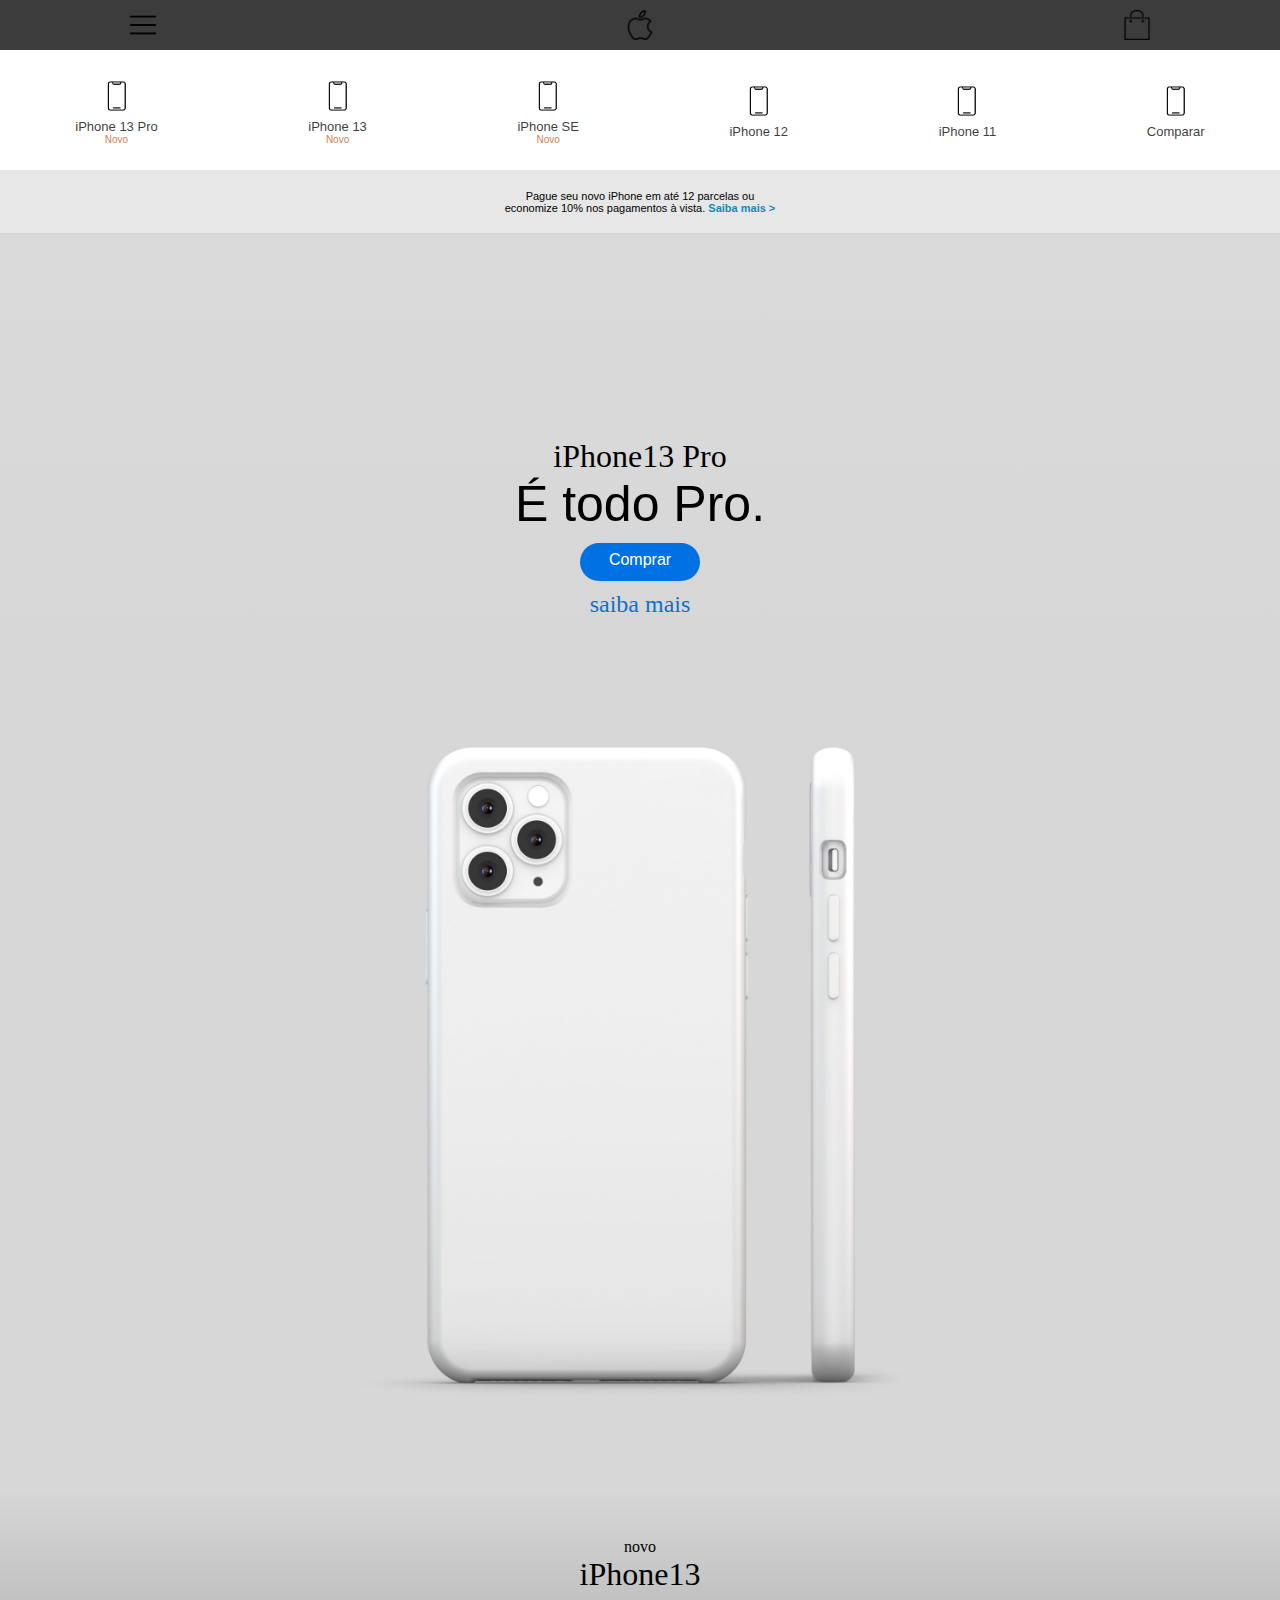
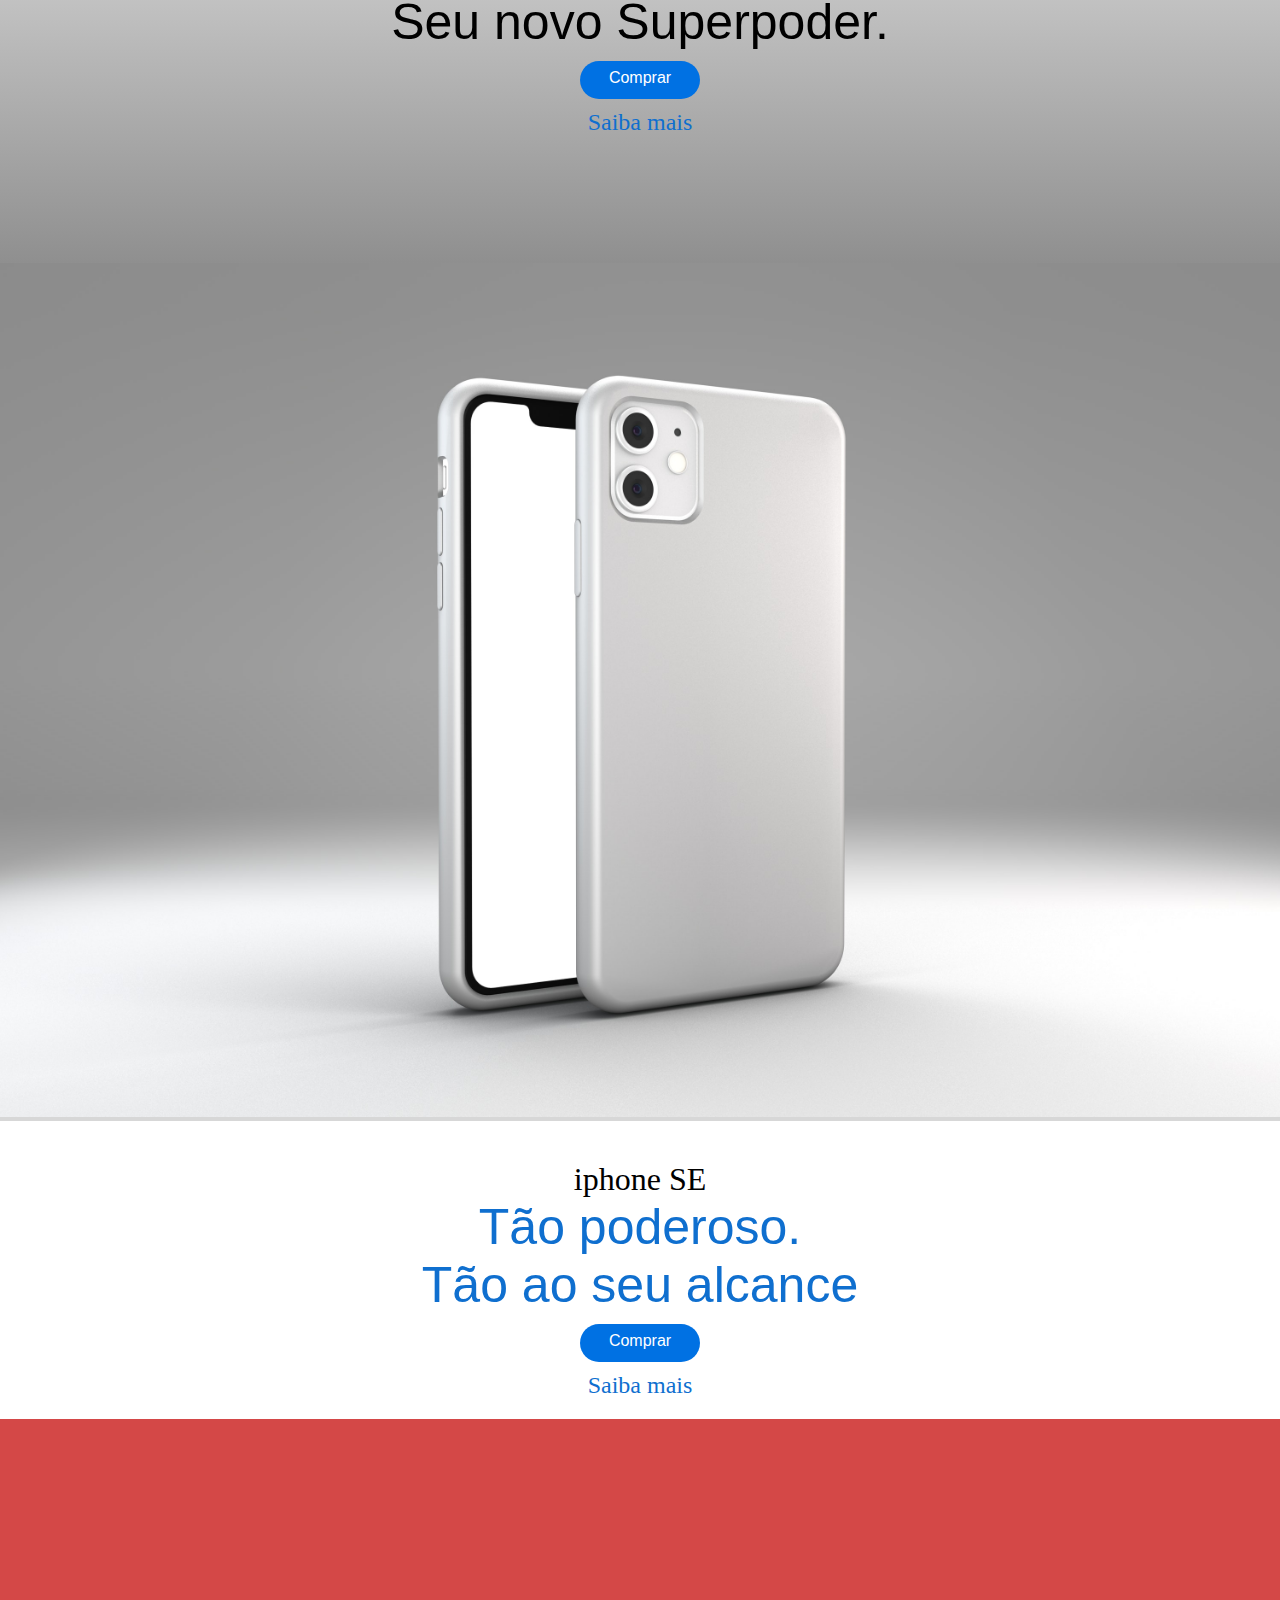
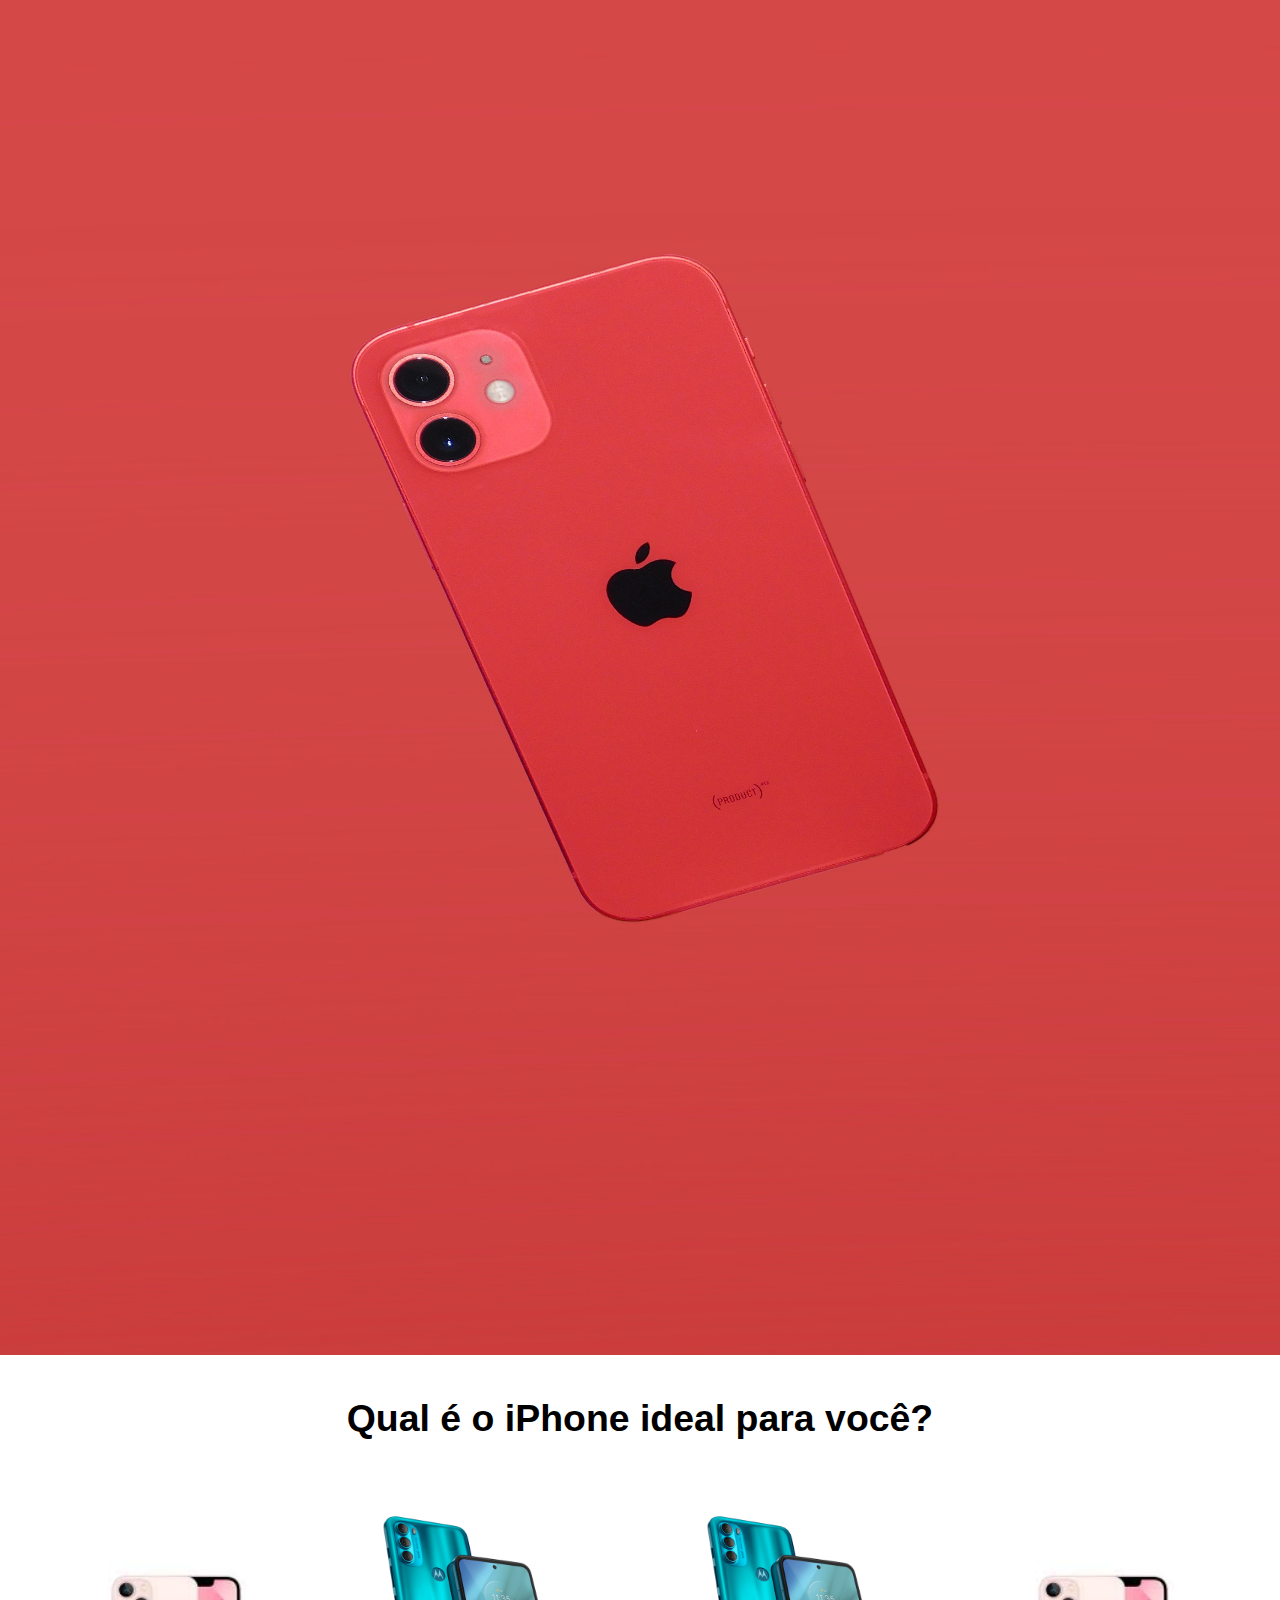
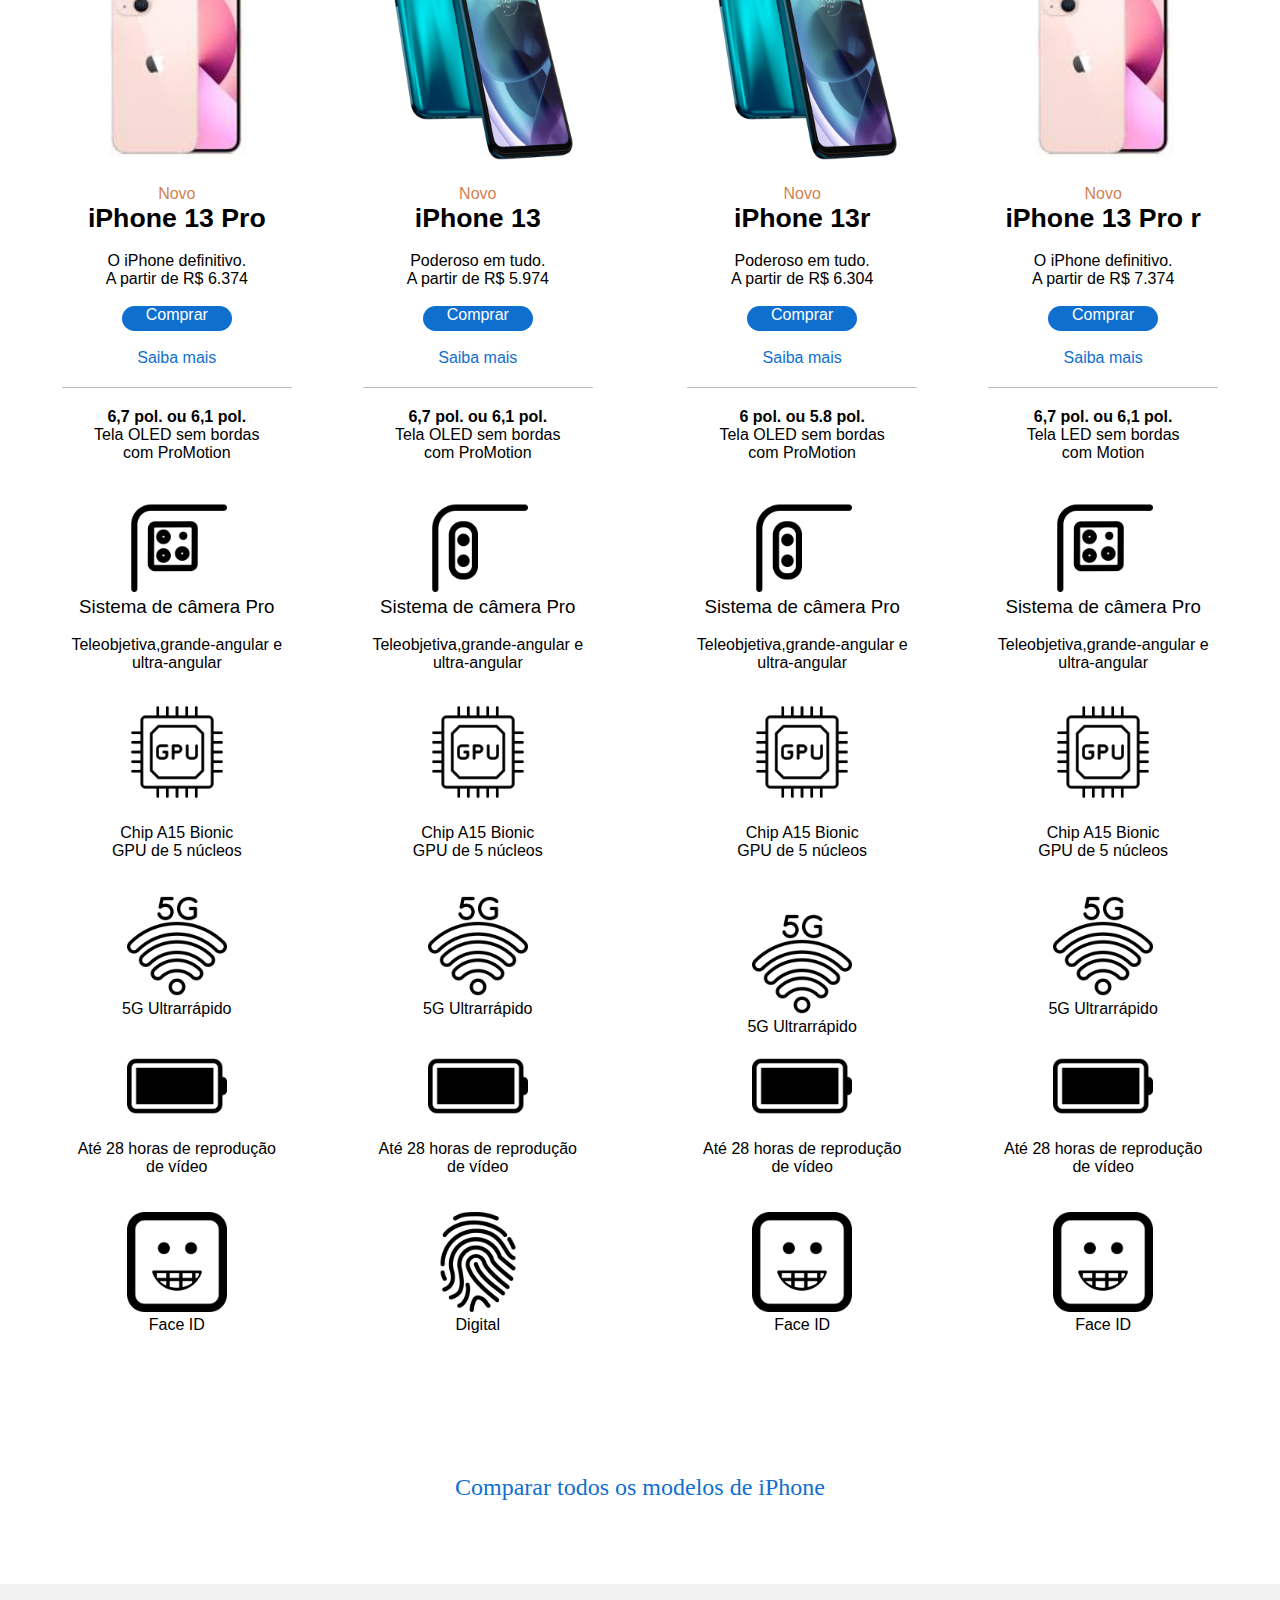
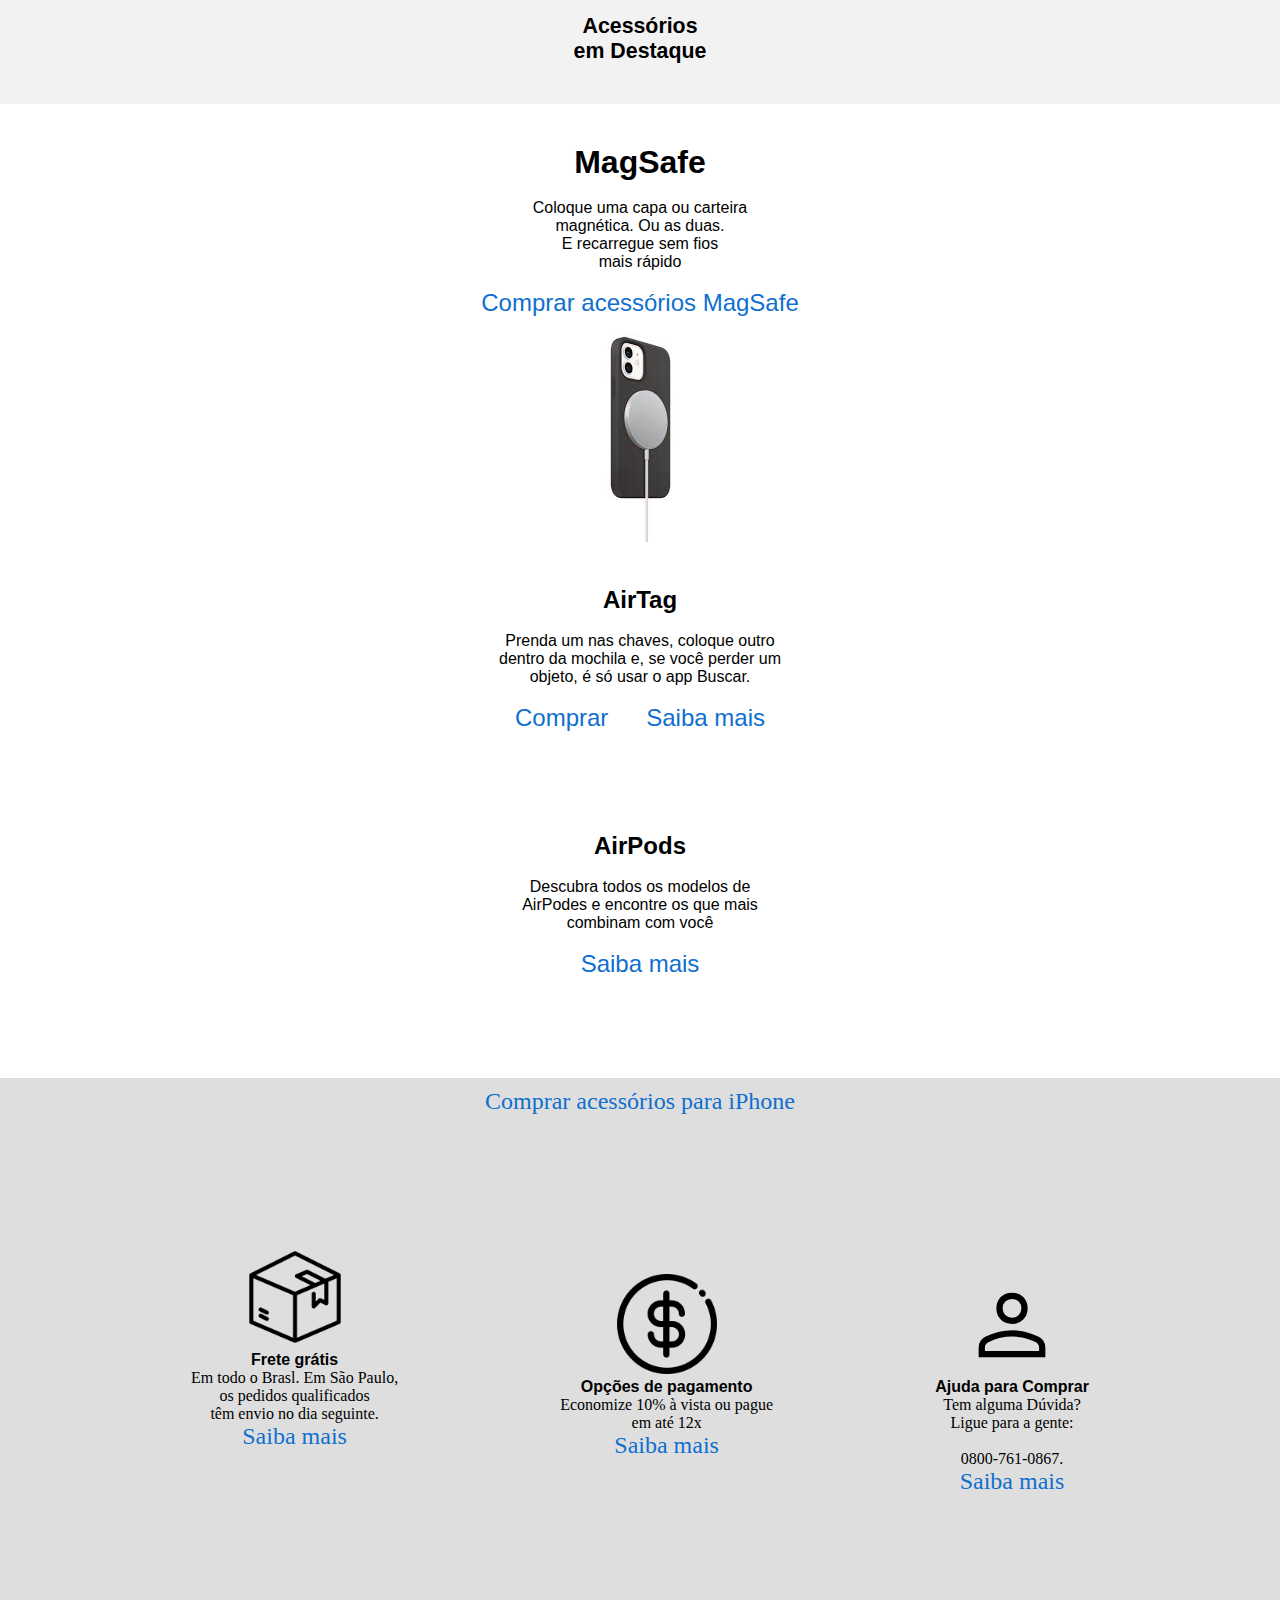
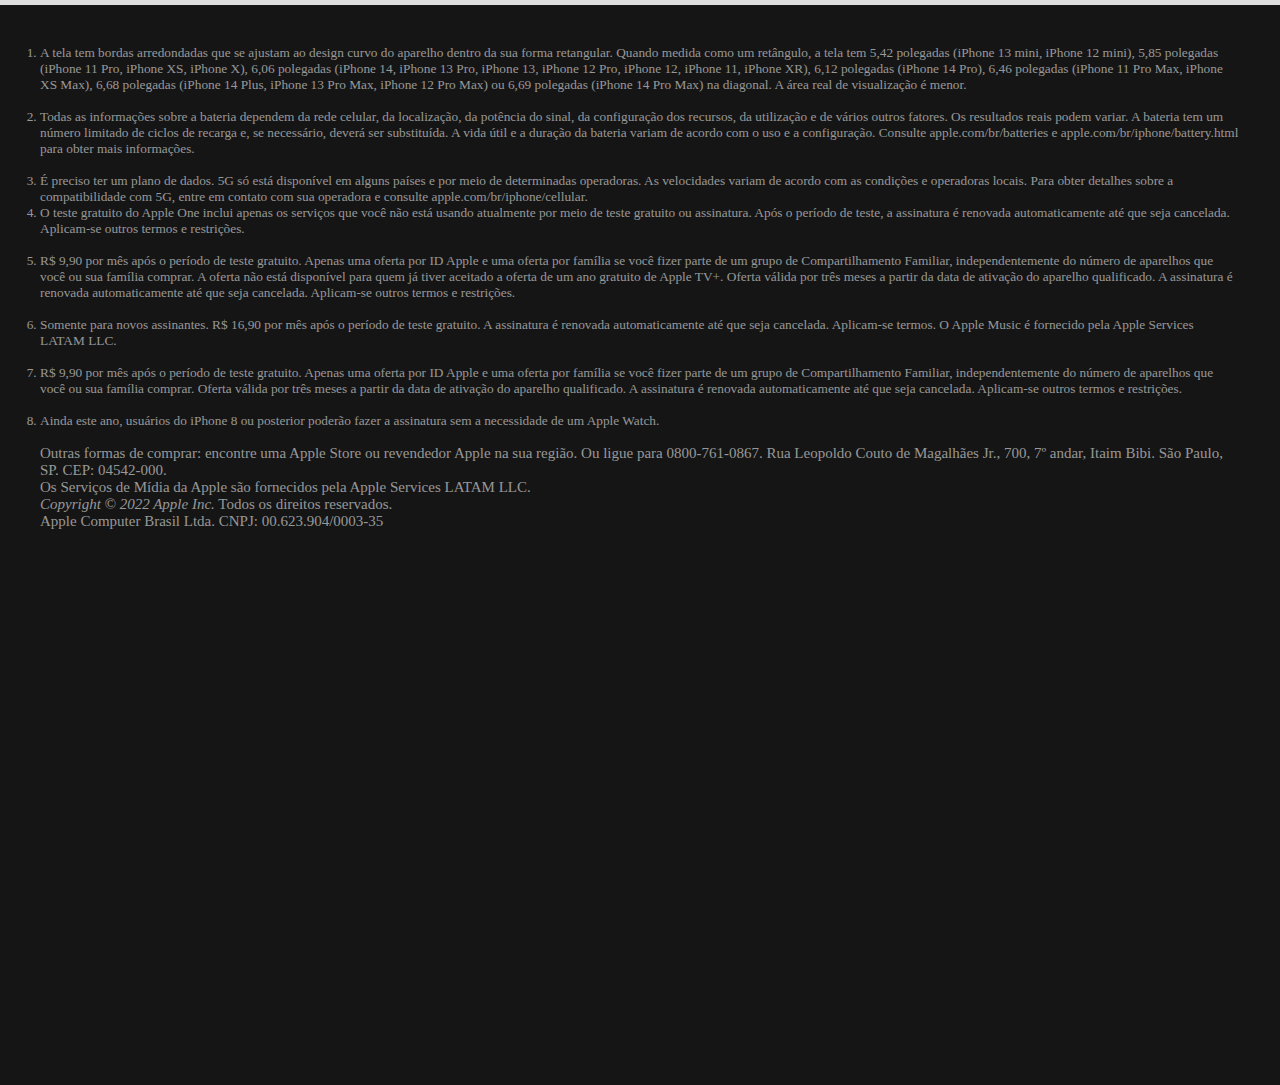
<file: index.html>
<!DOCTYPE html>
<html lang="pt-br">
<head>
    <meta charset="UTF-8">
    <meta http-equiv="X-UA-Compatible" content="IE=edge">
    <meta name="viewport" content="width=device-width, initial-scale=1.0">
    <link rel="stylesheet" href="css/style.css">
    <title>Apple-Brasil</title>
    
</head>
<body>
    <!--
        >>>>> Barra de navegação <<<<
        -->
    <div class="block1">
        <div id="barras">
            <a href=""><img src="css/barra-de-menu.png" alt="icone de barras horizontais" class="imgblock1"></a>
        </div>
        <div id="maca">
            <a href="https://www.apple.com/br/"><img src="css/logotipo-da-apple.png" alt="icone da apple" class="imgblock1"></a>
        </div>
        <div id="bolsa">
            <a href=""><img src="css/sacola-de-compras-quadrada-com-alca.png" alt="icone da uma bolsa" class="imgblock1"></a>
        </div>
    </div>
    <!--
        ------- Amostra de produtos -----
        -->
    <div class="block2">
        <div>
            <img src="css/smartphone.png" alt="icone de celular" class="imgblock2"> <br> <a href="#" class="amostra">iPhone 13 Pro</a><p class="novo">Novo</p>
        </div>
        <div>
            <img src="css/smartphone.png" alt="icone de celular" class="imgblock2"><br><a href="#" class="amostra">iPhone 13</a>
            <p class="novo">Novo</p>
        </div>
        <div>
            <img src="css/smartphone.png" alt="icone de celular" class="imgblock2"><br><a href="#" class="amostra">iPhone SE</a><p class="novo">Novo</p>
        </div>
        <div>
            <img src="css/smartphone.png" alt="icone de celular" class="imgblock2"><br><a href="#" class="amostra">iPhone 12</a>
        </div>
        <div>
            <img src="css/smartphone.png" alt="icone de celular" class="imgblock2"><br><a href="#" class="amostra">iPhone 11</a>
        </div>
        <div>
            <img src="css/smartphone.png" alt="icone de celular" class="imgblock2"><br><a href="#" class="amostra">Comparar</a>
        </div>
    </div>
    
    <div id="cell">
        <!--
             --------- Aviso do parcelamento ------
        -->
        <div id="aviso">
            <p>Pague seu novo iPhone em até 12 parcelas ou <br> economize 10% nos pagamentos à vista.
            <a href="#"><b>Saiba mais ></b></a>
            </p>
        </div>
        <!--
            ------- Endagação 0 -------
        -->
        <div id="aviso2">
            <p>iPhone13 Pro <br>
                <span>É todo Pro. <br></span>
                    <div class="linka1">
                        <a href="#" >Comprar</a>
                        <br>
                    </div>
                    <div class="linka2">
                        <a href="#" >saiba mais</a>
                    </div>
        
            </p>
        </div>

        <div id="divimg"><img src="css/pexels-mediamodifier-8066715.jpg" alt="svg de um icone " id="imgcelular"></div>
        <!--
             -------- Endagação 1 -------
        -->
        <div id="pass">
        
            <div>
                <p>novo</p>
                <p id="a">iPhone13 <br> <span>Seu novo Superpoder.</span></p>
                <div class="linka1">
                    <a href="https://www.apple.com/br/shop/buy-iphone/iphone-13-pro" >Comprar</a>
                </div>
                <div class="linka2">
                    <a href="#" >Saiba mais</a>
                </div>
            </div>
        </div>
        <div>
            <img src="css/pexels-mediamodifier-8066714.jpg" alt="icone" id="divimg">
        </div>
    </div>
    <!--
         ------- Endagação 2 ------
        -->
    <div id="pass2">
        <p>
            iphone SE <br>
            <span id="cordif">
                Tão poderoso. <br>
                Tão ao seu alcance
            </span>
            <div class="linka1">
                <a href="https://www.apple.com/br/shop/buy-iphone/iphone-13-pro">Comprar</a>
            </div>
            <div class="linka2">
                <a href="#">Saiba mais</a>
            </div>
        </p>
    </div>
    <div>
        <img src="css/pexels-luci-6791447.jpg" alt="foto de um smartphone" id="divimgred">
    </div>
        <!--
             --------- Questionamento 1 --------
        -->
    <div id="b">
        <span id="a" ><h3>Qual é o iPhone ideal para você?</h3></span>
    </div>
    <div id="b" class="produtos">
        <!--
           ----- Produto 1 ----
        -->
        <div id="pr1">
            <img src="css/download.jfif" alt="foto de celular" id="divimg2">
            <br>
            <spn id="novo">Novo </spn>
            <br>
             <h1>iPhone 13 Pro </h1>
            <br>
             O iPhone definitivo. 
            <br>
            A partir de R$ 6.374
            <br>
            <br>
            <div class="linkb1">
                <a href="https://www.apple.com/br/shop/buy-iphone/iphone-13-pro" >Comprar</a>
            </div>
            <br>
            <div class="linkb2">
                <a href="#" >Saiba mais</a>
            </div>
            <div class="barr"></div>
            <!--
                Especificações 
            -->
            <div>
                <h4>6,7 pol. ou 6,1 pol.</h4>
                <p>Tela OLED sem bordas <br> com ProMotion</p>
            </div>
            <div class="camt">
                <img src="css/camera-traseira.png" alt="icone que mostra a camera-traseira" id="divimg3">
                <br>
                
                <p><h3>Sistema de câmera Pro </h3><br> Teleobjetiva,grande-angular e <br> ultra-angular</p>
            </div>
            <div>
                <img src="css/gpu.png" alt="icone" id="divimg3">
                <br><br>
                <p>Chip A15 Bionic <br> GPU de 5 núcleos</p>
                <br>
                <br>
            </div>
            <div>
                <img src="css/wi-fi.png" alt="icone" id="divimg3">
                <p>5G Ultrarrápido</p>
            </div>
            <br>
            <div>
                <img src="css/bateria-cheia.png" alt="icone" id="divimg3">
                <p>Até 28 horas de reprodução <br> de vídeo</p>
            </div>
            <br>
            <br>

            <div>
                <img src="css/emoticon-sorrindo-rosto-quadrado.png" alt="icone" id="divimg3">
                <p>Face ID</p>
            </div>
            <br><br><br><br>
            
        </div>
        <!--
           ----- Produto 2 -----
        -->
        <div id="pr1">
            <img src="css/160786-800-auto.png" alt="foto de celular" id="divimg2">
            <br>
            <span id="novo">Novo</span>
            <br>
             <h1>iPhone 13</h1> 
            <br>
             Poderoso em tudo.
            <br>
            A partir de R$ 5.974
            <br>
            <br>
            <div class="linkb1">
                <a href="https://www.apple.com/br/shop/buy-iphone/iphone-13-pro" >Comprar</a>
            </div>
            <br>
            <div class="linkb2">
                <a href="#" >Saiba mais</a>
            </div>
            <div class="barr"></div>
            <!--
                Especificações 
            -->
            <div>
                <h4>6,7 pol. ou 6,1 pol.</h4>
                <p>Tela OLED sem bordas <br> com ProMotion</p>
            </div>
            <div class="camt">
                <img src="css/camera-traseira (2).png" alt="icone que mostra a camera-traseira" id="divimg3">
                
                <p>
                    <h3>Sistema de câmera Pro </h3>
                    <br> Teleobjetiva,grande-angular e <br> ultra-angular<p>
            </div>
            <div>
                <img src="css/gpu.png" alt="icone" id="divimg3">
                <br><br>
                <p>Chip A15 Bionic <br> GPU de 5 núcleos</p>
                <br>
                <br>
            </div>
            <div>
                <img src="css/wi-fi.png" alt="icone" id="divimg3">
                <p>5G Ultrarrápido</p>
            </div>
            <br>
            <div>
                <img src="css/bateria-cheia.png" alt="icone" id="divimg3">
                <p>Até 28 horas de reprodução <br> de vídeo</p>
            </div>
            <br>
            <br>

            <div>
                <img src="css/impressao-digital.png" alt="icone" id="divimg3">
                <p>Digital</p>
            </div>
            <br><br><br><br>
        </div>
        <!--
           ----- Produto 3 -----
        -->
        <div id="pr1">
            <img src="css/160786-800-auto.png" alt="foto de celular" id="divimg2">
            <br>
            <span id="novo">Novo</span>
            <br>
             <h1>iPhone 13r</h1> 
            <br>
             Poderoso em tudo.
            <br>
            A partir de R$ 6.304
            <br>
            <br>
            <div class="linkb1">
                <a href="https://www.apple.com/br/shop/buy-iphone/iphone-13-pro" >Comprar</a>
            </div>
            <br>
            <div class="linkb2">
                <a href="#" >Saiba mais</a>
            </div>
            <div class="barr"></div>
            <!--
                Especificações 
            -->
            <div>
                <h4>6 pol. ou 5.8 pol.</h4>
                <p>Tela OLED sem bordas <br> com ProMotion</p>
            </div>
            <div class="camt">
                <img src="css/camera-traseira (2).png" alt="icone que mostra a camera-traseira" id="divimg3">
                <br>
                <p><h3>Sistema de câmera Pro </h3><br> Teleobjetiva,grande-angular e <br> ultra-angular</p>
            </div>
            <div>
                <img src="css/gpu.png" alt="icone" id="divimg3">
                <br><br>
                <p>Chip A15 Bionic <br> GPU de 5 núcleos</p>
                <br>
                <br>
            </div>
            <br>
            <div>
                <img src="css/wi-fi.png" alt="icone" id="divimg3">
                <p>5G Ultrarrápido</p>
            </div>
            <div>
                <img src="css/bateria-cheia.png" alt="icone" id="divimg3">
                <p>Até 28 horas de reprodução <br> de vídeo</p>
            </div>
            <br>
            <br>

            <div>
                <img src="css/emoticon-sorrindo-rosto-quadrado.png" alt="icone" id="divimg3">
                <p>Face ID</p>
            </div>
            <br><br><br><br>
        </div>
        <!--
           ----- Produto 4 -----
        -->
        <div id="pr1">
            <img src="css/download.jfif" alt="foto de celular" id="divimg2">
            <br>
            <spn id="novo">Novo </spn>
            <br>
             <h1>iPhone 13 Pro r </h1>
            <br>
             O iPhone definitivo. 
            <br>
            A partir de R$ 7.374
            <br>
            <br>
            <div class="linkb1">
                <a href="https://www.apple.com/br/shop/buy-iphone/iphone-13-pro" >Comprar</a>
            </div>
            <br>
            <div class="linkb2">
                <a href="#" >Saiba mais</a>
            </div>
            <div class="barr"></div>
            <!--
                Especificações 
            -->
            <div>
                <h4>6,7 pol. ou 6,1 pol.</h4>
                <p>Tela LED sem bordas <br> com Motion</p>
            </div>
            <div class="camt">
                <img src="css/camera-traseira.png" alt="icone que mostra a camera-traseira" id="divimg3">
                <br>
                <p><h3>Sistema de câmera Pro </h3><br> Teleobjetiva,grande-angular e <br> ultra-angular</p>
            </div>
            <div>
                <img src="css/gpu.png" alt="icone" id="divimg3">
                <br><br>
                <p>Chip A15 Bionic <br> GPU de 5 núcleos</p>
                <br>
                <br>
            </div>
            <div>
                <img src="css/wi-fi.png" alt="icone" id="divimg3">
                <p>5G Ultrarrápido</p>
            </div>
            <br>
            <div>
                <img src="css/bateria-cheia.png" alt="icone" id="divimg3">
                <p>Até 28 horas de reprodução <br> de vídeo</p>
            </div>
            <br>
            <br>

            <div>
                <img src="css/emoticon-sorrindo-rosto-quadrado.png" alt="emote sorrindo" id="divimg3">
                <p>Face ID</p>
                <br><br><br><br>
            </div>
        </div>
    </div>
    <div class="linka2" id="comp1">
        <a href="#">Comparar todos os modelos de iPhone</a>
    </div>
    <div>
        <div id="comp2">
            <h1>Acessórios <br> em Destaque</h1>
        </div>
        <div id="comp3">
            <h2>MagSafe</h2><br>
            <p>Coloque uma capa ou carteira<br> magnética.  Ou as duas. <br> E recarregue sem fios <br> mais rápido</p>
            <br>
            <div class="linka2">
                <a href="#">Comprar acessórios MagSafe</a>
            </div>
            <div > 
               <img src="css/121.jfif" alt="icone" id>
            </div>
        </div>
        <div id="comp4">
            <h2>AirTag</h2>
            <br>
            <p>Prenda um nas chaves, coloque outro <br> dentro da mochila e, se você perder um <br> objeto, é só usar o app Buscar.</p>
            <br>
            <div id="fl"> 
                <div class="linka2"><a href="#">Comprar</a></div>
                <div class="linka2"><a href="#">Saiba mais</a></div>
            </div>
        </div>
        <div>
            <!--imagem de acessórios airtag-->
        </div>
        <div id="comp5">
            <h2>AirPods</h2><br>
            <p>Descubra todos os modelos de <br> AirPodes e encontre os que mais <br> combinam com você</p><br>
            <div class="linka2"><a href="#">Saiba mais</a></div>
        </div>
        <div id="exp">
            <div class="linka2" id="fl2"><a href="#">Comprar acessórios para iPhone</a>
            </div>
            <div id="flex">
                <div>
                    <img src="css/caixa.png" alt="Caixa" id="divimg3">
                    <h4>Frete grátis</h4>
                    <p>Em todo o Brasl. Em São Paulo,<br> os pedidos qualificados <br> têm envio no dia seguinte.</p>
                    <div class="linka2">
                        <a href="#">Saiba mais</a>
                    </div>
                    <br>
                    <br>
                </div>
                <div>
                    <img src="css/cifrao.png" alt="icone" id="divimg3">
                    <h4>Opções de pagamento</h4>
                    <p>Economize 10% à vista ou pague <br> em até 12x</p>
                    <div class="linka2">
                        <a href="#">Saiba mais</a>
                    </div>
                </div>
                <div>
                    <br>
                    <br>
                    <!--imagem -->
                    <img src="css/person_FILL0_wght400_GRAD0_opsz48.svg" alt="icone" width="100px">
                    <h4>Ajuda para Comprar</h4>
                    <p>Tem alguma Dúvida? <br>
                    Ligue para a gente: <br> <br> 0800-761-0867. </p>
                    <div class="linka2">
                        <a href="#">Saiba mais</a>
                    </div>
                </div>
            </div>
            
        </div>
        <!--oque faz um iphone-->
        <footer>
            <p>
                <ol>
                    <li>A tela tem bordas arredondadas que se ajustam ao design curvo do aparelho dentro da sua forma retangular. Quando medida como um retângulo, a tela tem 5,42 polegadas (iPhone 13 mini, iPhone 12 mini), 5,85 polegadas (iPhone 11 Pro, iPhone XS, iPhone X), 6,06 polegadas (iPhone 14, iPhone 13 Pro, iPhone 13, iPhone 12 Pro, iPhone 12, iPhone 11, iPhone XR), 6,12 polegadas (iPhone 14 Pro), 6,46 polegadas (iPhone 11 Pro Max, iPhone XS Max), 6,68 polegadas (iPhone 14 Plus, iPhone 13 Pro Max, iPhone 12 Pro Max) ou 6,69 polegadas (iPhone 14 Pro Max) na diagonal. A área real de visualização é menor.</li>
                    <br>
                    <li>Todas as informações sobre a bateria dependem da rede celular, da localização, da potência do sinal, da configuração dos recursos, da utilização e de vários outros fatores. Os resultados reais podem variar. A bateria tem um número limitado de ciclos de recarga e, se necessário, deverá ser substituída. A vida útil e a duração da bateria variam de acordo com o uso e a configuração. Consulte apple.com/br/batteries e apple.com/br/iphone/battery.html para obter mais informações.</li>
                    <br>
                    <li>É preciso ter um plano de dados. 5G só está disponível em alguns países e por meio de determinadas operadoras. As velocidades variam de acordo com as condições e operadoras locais. Para obter detalhes sobre a compatibilidade com 5G, entre em contato com sua operadora e consulte apple.com/br/iphone/cellular.</li>
                    <li>O teste gratuito do Apple One inclui apenas os serviços que você não está usando atualmente por meio de teste gratuito ou assinatura. Após o período de teste, a assinatura é renovada automaticamente até que seja cancelada. Aplicam-se outros termos e restrições.</li>
                    <br>
                    <li>R$ 9,90 por mês após o período de teste gratuito. Apenas uma oferta por ID Apple e uma oferta por família se você fizer parte de um grupo de Compartilhamento Familiar, independentemente do número de aparelhos que você ou sua família comprar. A oferta não está disponível para quem já tiver aceitado a oferta de um ano gratuito de Apple TV+. Oferta válida por três meses a partir da data de ativação do aparelho qualificado. A assinatura é renovada automaticamente até que seja cancelada. Aplicam-se outros termos e restrições.</li>
                    <br>
                    <li>Somente para novos assinantes. R$ 16,90 por mês após o período de teste gratuito. A assinatura é renovada automaticamente até que seja cancelada. Aplicam-se termos. O Apple Music é fornecido pela Apple Services LATAM LLC.</li> 
                    <br>
                    <li>R$ 9,90 por mês após o período de teste gratuito. Apenas uma oferta por ID Apple e uma oferta por família se você fizer parte de um grupo de Compartilhamento Familiar, independentemente do número de aparelhos que você ou sua família comprar. Oferta válida por três meses a partir da data de ativação do aparelho qualificado. A assinatura é renovada automaticamente até que seja cancelada. Aplicam-se outros termos e restrições.</li>
                    <br>
                    <li>Ainda este ano, usuários do iPhone 8 ou posterior poderão fazer a assinatura sem a necessidade de um Apple Watch.</li>
                    <br>
                </ol>
            </p>
            <p id="fim">Outras formas de comprar: encontre uma Apple Store ou revendedor Apple na sua região. Ou ligue para 0800-761-0867. Rua Leopoldo Couto de Magalhães Jr., 700, 7º andar, Itaim Bibi. São Paulo, SP. CEP: 04542-000. <br>

                Os Serviços de Mídia da Apple são fornecidos pela Apple Services LATAM LLC. <br>
                
                <b></b>
                <i>Copyright © 2022 Apple Inc.</i> Todos os direitos reservados. <br> Apple Computer Brasil Ltda. CNPJ: 00.623.904/0003-35</p>
        </footer>
    </div>
</body>
</html>
</file>
<file: css/style.css>
@charset  "UTF-8";
*{
    padding: 0px;
    margin: 0px;
}
/* parte preta do site(top-side) */
.block1{
    
    padding-left: 10vw;
    padding-right: 10vw;
    height: 50px;
    display: flex;
    background-color: rgba(41, 41, 41, 0.911);
    justify-content: space-between;
    flex-direction: row;
}
/* icones da (top-side) */
#barras{
    margin-top: 10px;
    padding: auto;
}
#maca{
    margin-top: 10px;
}
#bolsa{
    margin-top: 10px;  
}
/*Amostra dos celulares*/
.block2{
    font-family: 'Lucida Sans', 'Lucida Sans Regular', 'Lucida Grande', 'Lucida Sans Unicode', Geneva, Verdana, sans-serif;
    font-size: 13px;
    text-align: center;
    display: flex;
    justify-content: space-around;
    align-items: center;
    background-color: rgb(255, 255, 255);
    height: 120px;
    

}
/* imagens dos celulares da amostra*/
.imgblock1{
    display: inline;
    height: 30px;

}
.imgblock2{
    align-items: center;
    margin: 0px;
    display: inline;
    height: 40px;
    

}
.amostra{
    text-decoration: none;
    color:rgba(41, 41, 41, 0.911);
}
.amostra:hover{
    color: rgb(101, 101, 255);
}
.novo{
    font-size: 10px;
    color: #d3814f;
}
/*aviso entre mostra e o produto 1*/
/**/
#aviso{
    font-family: 'Lucida Sans', 'Lucida Sans Regular', 'Lucida Grande', 'Lucida Sans Unicode', Geneva, Verdana, sans-serif;
    font-size: 11px;
    display: flex;
    align-items: center;
    align-content: space-around;
    justify-content: center;
    text-align: center;
    background-color: #e7e7e7;
    height: 7vh;
}
/*estilização dos links do aviso*/
#aviso>p>a{
    color: rgb(15, 140, 179);
    text-decoration: none;
}
#aviso2{
    margin-bottom: -3px;
    padding-top:200px; 
    margin-top: 5px;
    align-items: center;
    height: 200px;
    text-align: center;
    background-image: linear-gradient(to bottom,#dcdcdc9c,#d7d7d7);
}
/*estilização do anuncio do produto*/
#aviso2>p ,#a, #pass2>p{
    font-size: xx-large;
}
p>span {
    margin-bottom: 50px;
    font-weight: 500 ;
    font-size: 50px;
    font-family: 'Segoe UI', Tahoma, Geneva, Verdana, sans-serif;
}
/*estilização do butão comprar*/
.linka1{text-decoration: none;
    padding-top: 8px;
    margin: 10px auto ;
    text-align: center;
    height: 30px;
    width: 120px;
    background-color: rgb(0,113,227);
    border-radius: 20px;
}
.linka1>a{
    font-family:'Gill Sans', 'Gill Sans MT', Calibri, 'Trebuchet MS', sans-serif;
    font-weight: 100;
    color: white;
    text-decoration: none;
}
/*estilização do saiba mais */
.linka2>a{
    margin-top: 1000px;
    font-size: 24px;
    text-decoration: none;
    color: #0f6fcf;
}
#pass>div{
    text-align: center;
}
/*estilização da imagen dos produtos*/
#divimg{  
    justify-content: space-around;
    width: 100%;
    height: 90%;
    align-items: center;
}
#divimgred{
    justify-content: space-around;
    width: 100%;
    height: 120vw;
    align-items: center;

}
#imgcelular{
    height: 80%;
    width: 100%;
}
/*passagem de um produto a outro*/
#pass{
    padding-bottom: 125px;
    padding-top: 50px;
    margin-top: -4px;
    height: 200px;
    background-image: linear-gradient( to bottom, #d7d7d7,rgb(143, 143, 143));   
    
}
#cordif{
    color: #0f6fcf;
}
#cell{
    background-color: #d7d7d7;
}
#pass2{
    padding-bottom: 20px;
    margin-top: 40px;
    text-align: center;
}
#a{
    margin: auto;
}
#b{
    display: flex;
    margin: 35px;
    padding: 3px;
    align-items: center;
    justify-content: space-around;
}
/*sub-produtos*/
#divimg2{
    height: 300px;
}
#divimg3{
    height: 100px;
}
#pr1{
    font-family: 'Segoe UI', Tahoma, Geneva, Verdana, sans-serif;
    font-weight: lighter;
    text-align: center;
}
h1{
    font-size: 20pt;
    font-weight: 600;
}
h3{
    font-weight: bolder;
    font-family: Arial, Helvetica, sans-serif;
}
h4{
    font-family: Arial, Helvetica, sans-serif;
}
.linkb1{
    margin: auto;
    background-color: #0f6fcf;
    border-radius: 25px;
    width: 110px;
    height: 25px;
    text-align: center;
    text-decoration: none;
}
.linkb1>a{
    text-decoration: none;
    color: white;
}
.linkb2{
    text-align: center;
 text-decoration: none;
}
.linkb2>a{
    font-weight: 500;
    text-decoration: none;
    color: #0f6fcf;
}
#novo{
    color: #d3814f ;
}
.barr{
    margin: 20px auto;
    background-color: rgb(190, 190, 190);
    height: 1px;
    width: 230px;
}
.produtos{
    
    flex-wrap: wrap;
}
.camt{
    margin: 30px auto;
}
#comp1{
    padding: 30px;
    height: 80px;
    text-align: center;
    
    align-items: center;
    
}
#comp2{
    font-family: Arial, Helvetica, sans-serif;
    font-weight: 300;
    padding-top: 30px;
    background-color: rgb(242,242,242);
    height: 90px;
    text-align: center;
    margin: auto;
}
#comp3{
    font-family: Arial, Helvetica, sans-serif;
    padding: 40px;
    text-align: center;
}
#comp3>h2{
    font-size: 24pt;
}
#comp3>.linka2{
    font-size: large;
}
#comp4{
    font-family: Arial, Helvetica, sans-serif;
    text-align: center;
}
#fl{
    justify-content: space-between;
    width: 250px;
    display: flex;
    margin: 0px auto;
}
#comp5{
    font-family: Arial, Helvetica, sans-serif;
    padding: 100px;
    text-align: center;
}
#fl2{
    text-align: center;
    height: 50px;
}
#flex{
    padding: 100px;
    text-align: center;
    display: flex;
    margin-bottom: 20px;
    margin:  0px auto;
    flex-wrap: wrap;
    justify-content: space-around;
    align-content: space-around;
    align-items: center;
}
#oqf{
    background-image: url(/Sites/produto/OIP.jfif);
}
#exp{
    text-align: center;
    padding: 10px;
    background-color: rgba(128, 128, 128, 0.264);
}
h1:last-child{
    font-family: Arial, Helvetica, sans-serif;
    font-size: 16pt;
}
footer{
    font-size: 10pt;
    height: 1000px;
    background-color: rgba(0, 0, 0, 0.916);

    padding: 40px;
    color: rgba(255, 255, 255, 0.566);
    list-style: decimal;
}
#fim{
    font-size: 15px;
}
</file>
